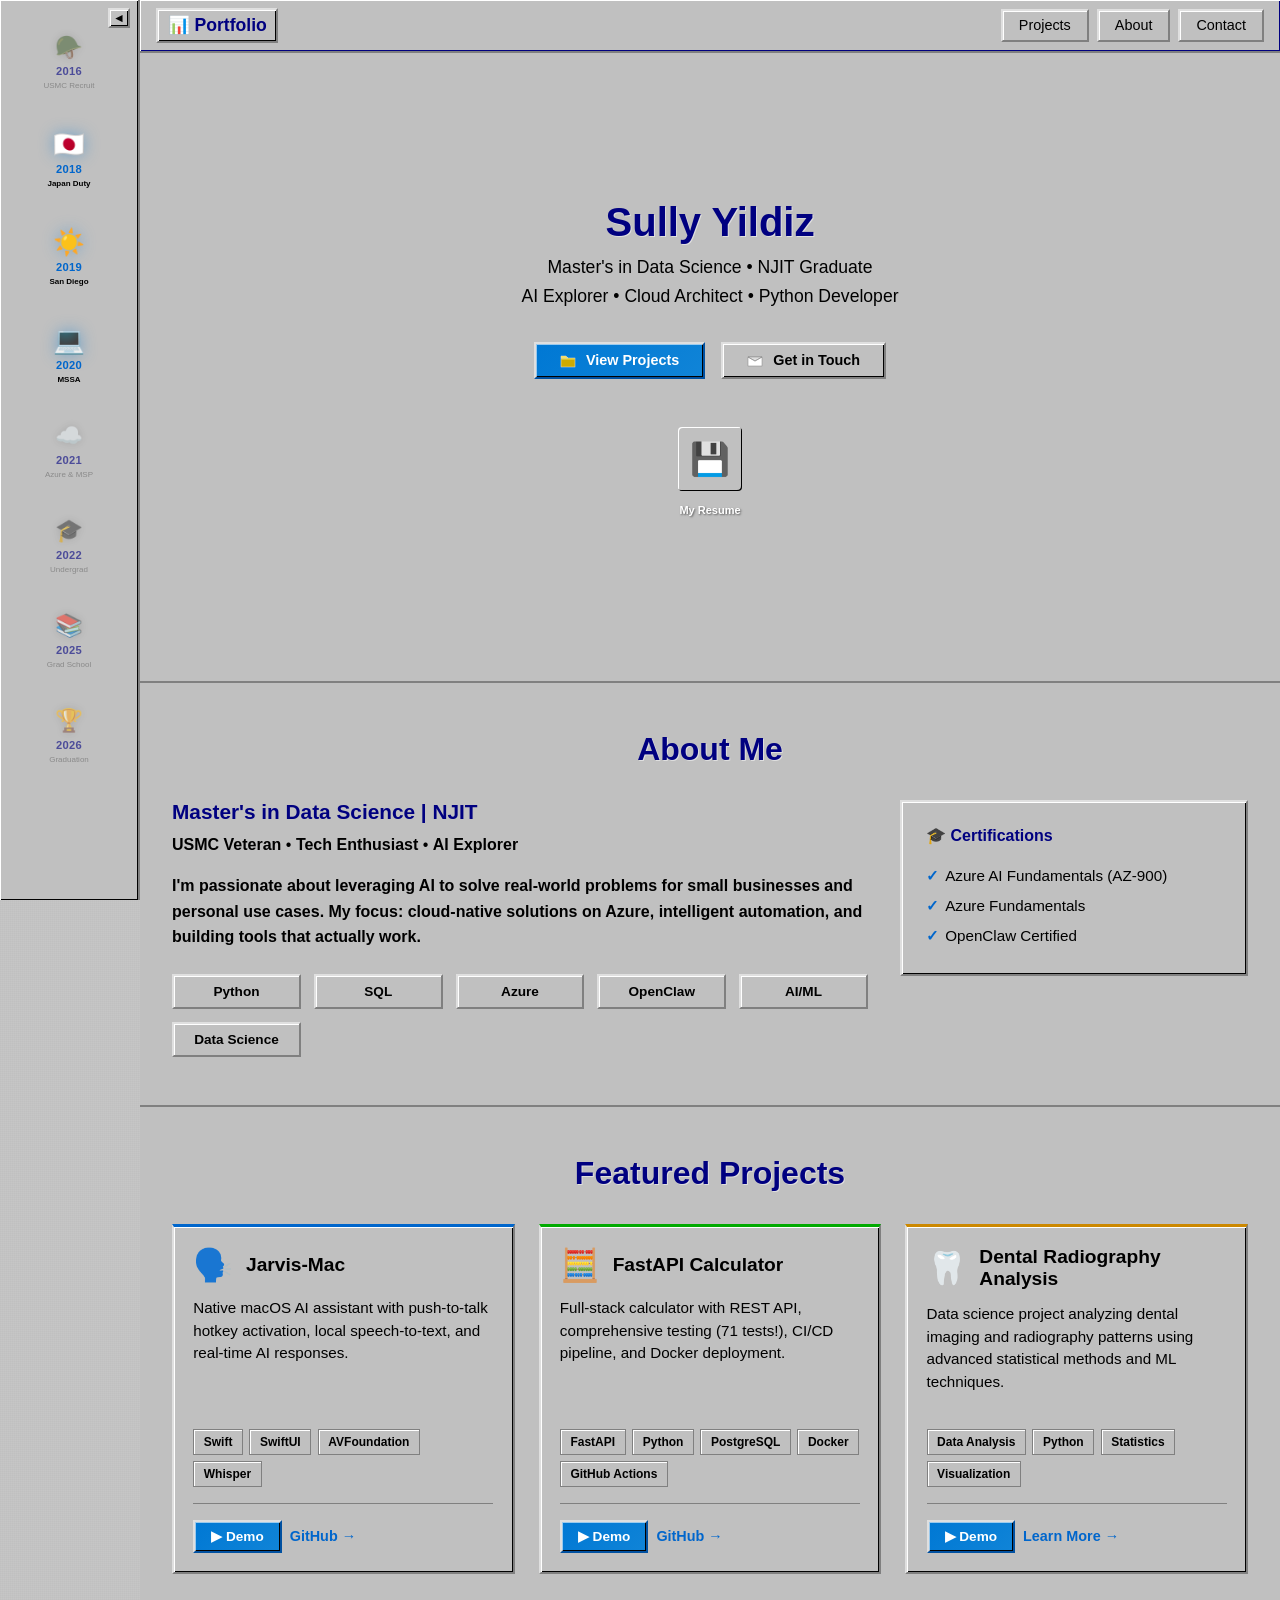
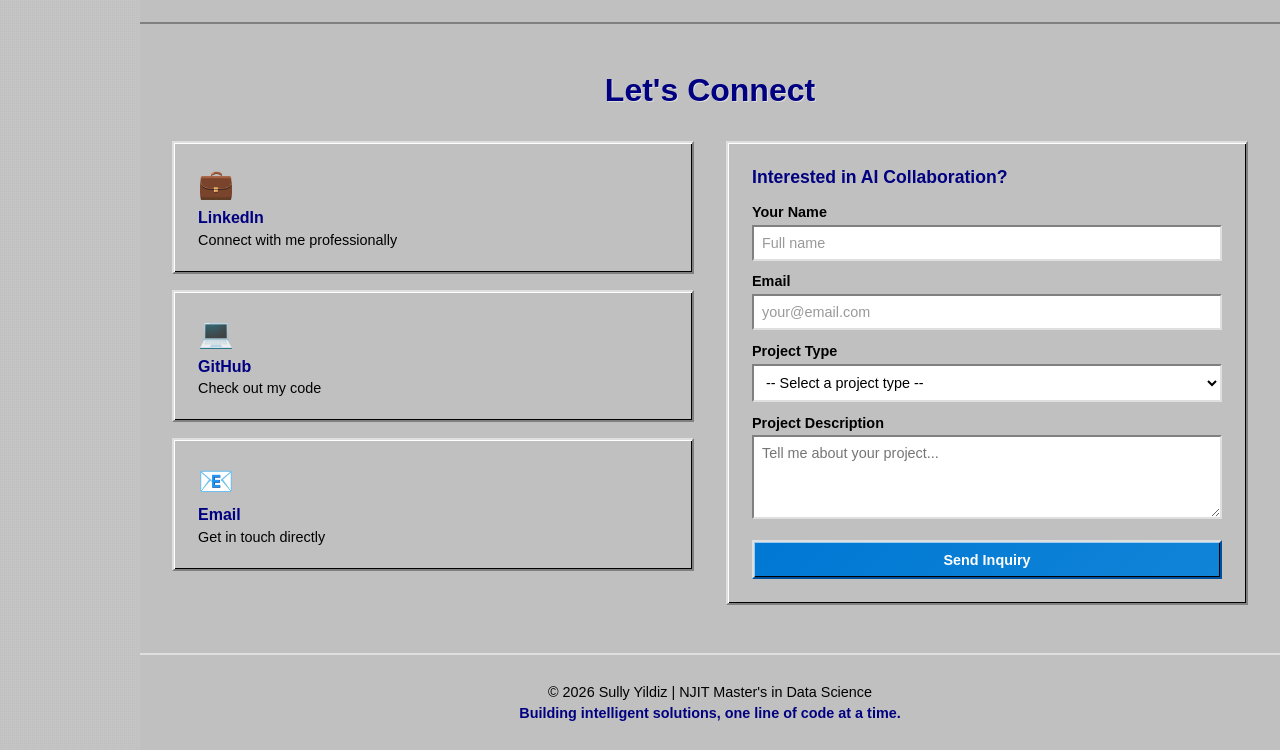
<file: index.html>
<!DOCTYPE html>
<html lang="en">
<head>
    <meta charset="UTF-8">
    <meta name="viewport" content="width=device-width, initial-scale=1.0">
    <title>Sully Yildiz - Data Science & AI Solutions</title>
    <link rel="stylesheet" href="styles.css">
    <link rel="stylesheet" href="resume-styles.css">
    <script defer src="script.js"></script>
    <script defer src="resume-script.js"></script>
</head>
<body>
    <!-- VERTICAL TIMELINE -->
    <div class="timeline-container" id="timelineContainer">
        <button class="timeline-minimize-btn" id="timelineMinimizeBtn" title="Minimize timeline">◄</button>
        <div class="timeline-line"></div>
        <div class="timeline-items">
            <div class="timeline-item" data-year="2016">
                <div class="timeline-marker">🪖</div>
                <div class="timeline-label">2016</div>
                <div class="timeline-desc">USMC Recruit</div>
                <div class="timeline-tooltip">Enlisted under Communications contract as 0621 Radio Transmissions Operator</div>
            </div>
            <div class="timeline-item" data-year="2018">
                <div class="timeline-marker">🇯🇵</div>
                <div class="timeline-label">2018</div>
                <div class="timeline-desc">Japan Duty</div>
                <div class="timeline-tooltip">Okinawa - Mastered Radio Theory & specialized in Encryption</div>
            </div>
            <div class="timeline-item" data-year="2019">
                <div class="timeline-marker">☀️</div>
                <div class="timeline-label">2019</div>
                <div class="timeline-desc">San Diego</div>
                <div class="timeline-tooltip">Sergeant - Led 80+ junior marines with strict training & personable leadership</div>
            </div>
            <div class="timeline-item" data-year="2020">
                <div class="timeline-marker">💻</div>
                <div class="timeline-label">2020</div>
                <div class="timeline-desc">MSSA</div>
                <div class="timeline-tooltip">Microsoft Software & Systems bootcamp - Prepared for Cloud Engineer role</div>
            </div>
            <div class="timeline-item" data-year="2021">
                <div class="timeline-marker">☁️</div>
                <div class="timeline-label">2021</div>
                <div class="timeline-desc">Azure & MSP</div>
                <div class="timeline-tooltip">Hybrid Cloud Specialist - CompTIA Sec+ & Azure Fundamentals certified</div>
            </div>
            <div class="timeline-item" data-year="2022">
                <div class="timeline-marker">🎓</div>
                <div class="timeline-label">2022</div>
                <div class="timeline-desc">Undergrad</div>
                <div class="timeline-tooltip">New England College - Seeking deeper understanding of client technologies</div>
            </div>
            <div class="timeline-item" data-year="2025">
                <div class="timeline-marker">📚</div>
                <div class="timeline-label">2025</div>
                <div class="timeline-desc">Grad School</div>
                <div class="timeline-tooltip">NJIT - ML, Deep Learning, Data Mining, AI, Cloud Computing & beyond</div>
            </div>
            <div class="timeline-item" data-year="2026">
                <div class="timeline-marker">🏆</div>
                <div class="timeline-label">2026</div>
                <div class="timeline-desc">Graduation</div>
                <div class="timeline-tooltip">Master's degree incoming - Home lab ready, dog ready, inspiration abundant</div>
            </div>
        </div>
    </div>

    <!-- NAV BAR -->
    <nav class="navbar">
        <div class="nav-container">
            <div class="nav-logo">📊 Portfolio</div>
            <ul class="nav-menu">
                <li><a href="#projects">Projects</a></li>
                <li><a href="#about">About</a></li>
                <li><a href="#contact">Contact</a></li>
            </ul>
        </div>
    </nav>

    <!-- HERO SECTION -->
    <section id="hero" class="hero">
        <div class="hero-content">
            <h1 class="hero-title">Sully Yildiz</h1>
            <p class="hero-subtitle">Master's in Data Science • NJIT Graduate<br>AI Explorer • Cloud Architect • Python Developer</p>
            <div class="hero-cta">
                <button class="btn btn-primary" onclick="document.getElementById('projects').scrollIntoView({behavior: 'smooth'})">
                    <svg width="16" height="16" viewBox="0 0 16 16" style="margin-right: 6px; vertical-align: middle; display: inline-block;">
                        <!-- Folder back -->
                        <rect x="1" y="5" width="14" height="9" fill="#ccaa00" stroke="#dfdfdf" stroke-width="0.5"/>
                        <!-- Folder flap -->
                        <polygon points="1,5 1,3 6,3 8,5" fill="#ffdd44" stroke="#dfdfdf" stroke-width="0.5"/>
                        <!-- Folder highlight -->
                        <rect x="1.5" y="5.5" width="13" height="1" fill="#ffff99" opacity="0.6"/>
                    </svg>
                    View Projects
                </button>
                <button class="btn btn-secondary" onclick="document.getElementById('contact').scrollIntoView({behavior: 'smooth'})">
                    <svg width="16" height="16" viewBox="0 0 16 16" style="margin-right: 6px; vertical-align: middle; display: inline-block;">
                        <!-- Envelope body -->
                        <rect x="1" y="4" width="14" height="9" fill="#ffffff" stroke="#808080" stroke-width="0.5"/>
                        <!-- Envelope flap -->
                        <polygon points="1,4 8,8 15,4" fill="#dfdfdf" stroke="#808080" stroke-width="0.5"/>
                        <!-- Envelope inside line -->
                        <line x1="1" y1="4" x2="8" y2="8" stroke="#808080" stroke-width="0.5"/>
                        <line x1="15" y1="4" x2="8" y2="8" stroke="#808080" stroke-width="0.5"/>
                    </svg>
                    Get in Touch
                </button>
            </div>

            <div class="resume-button-container">
                <button class="resume-icon-btn" onclick="openResumeModal()">
                    <div class="resume-icon">💾</div>
                    <div class="resume-label">My Resume</div>
                </button>
            </div>
        </div>
        <div class="hero-bg-animation">
            <div class="floating-cube"></div>
            <div class="floating-cube" style="animation-delay: 2s;"></div>
            <div class="floating-cube" style="animation-delay: 4s;"></div>
        </div>
    </section>

    <!-- ABOUT SECTION -->
    <section id="about" class="about">
        <div class="container">
            <h2 class="section-title">About Me</h2>
            <div class="about-content">
                <div class="about-text">
                    <h3>Master's in Data Science | NJIT</h3>
                    <p>
                        <strong>USMC Veteran</strong> • <strong>Tech Enthusiast</strong> • <strong>AI Explorer</strong>
                    </p>
                    <p class="highlight-text">
                        I'm passionate about leveraging AI to solve real-world problems for small businesses and personal use cases. 
                        My focus: cloud-native solutions on Azure, intelligent automation, and building tools that actually work.
                    </p>
                    <div class="skills-grid">
                        <div class="skill-badge">Python</div>
                        <div class="skill-badge">SQL</div>
                        <div class="skill-badge">Azure</div>
                        <div class="skill-badge">OpenClaw</div>
                        <div class="skill-badge">AI/ML</div>
                        <div class="skill-badge">Data Science</div>
                    </div>
                </div>
                <div class="certs-box">
                    <h4>🎓 Certifications</h4>
                    <ul>
                        <li>Azure AI Fundamentals (AZ-900)</li>
                        <li>Azure Fundamentals</li>
                        <li>OpenClaw Certified</li>
                    </ul>
                </div>
            </div>
        </div>
    </section>

    <!-- PROJECTS SECTION -->
    <section id="projects" class="projects">
        <div class="container">
            <h2 class="section-title">Featured Projects</h2>
            <div class="projects-grid">
                
                <!-- Project 1: Jarvis-Mac -->
                <div class="project-card card-1" data-project="jarvis-mac">
                    <div class="project-video-overlay">
                        <video class="project-video" playsinline muted loop>
                            <source src="videos/jarvis-mac-demo.mp4" type="video/mp4">
                            Your browser doesn't support HTML5 video.
                        </video>
                    </div>
                    <div class="card-header">
                        <span class="project-icon">🗣️</span>
                        <h3>Jarvis-Mac</h3>
                    </div>
                    <p class="project-desc">
                        Native macOS AI assistant with push-to-talk hotkey activation, local speech-to-text, and real-time AI responses.
                    </p>
                    <div class="tech-stack">
                        <span class="tech-tag">Swift</span>
                        <span class="tech-tag">SwiftUI</span>
                        <span class="tech-tag">AVFoundation</span>
                        <span class="tech-tag">Whisper</span>
                    </div>
                    <div class="card-footer">
                        <div class="button-row">
                            <button class="demo-card-btn">▶ Demo</button>
                            <a href="https://github.com/sullyyi/jarvis-mac" target="_blank" class="project-link">GitHub →</a>
                        </div>
                    </div>
                </div>

                <!-- Project 2: FastAPI Calculator -->
                <div class="project-card card-2" data-project="fastapi-calc">
                    <div class="project-video-overlay">
                        <video class="project-video" playsinline muted loop>
                            <source src="videos/fastapi-calculator-demo.mp4" type="video/mp4">
                            Your browser doesn't support HTML5 video.
                        </video>
                    </div>
                    <div class="card-header">
                        <span class="project-icon">🧮</span>
                        <h3>FastAPI Calculator</h3>
                    </div>
                    <p class="project-desc">
                        Full-stack calculator with REST API, comprehensive testing (71 tests!), CI/CD pipeline, and Docker deployment.
                    </p>
                    <div class="tech-stack">
                        <span class="tech-tag">FastAPI</span>
                        <span class="tech-tag">Python</span>
                        <span class="tech-tag">PostgreSQL</span>
                        <span class="tech-tag">Docker</span>
                        <span class="tech-tag">GitHub Actions</span>
                    </div>
                    <div class="card-footer">
                        <div class="button-row">
                            <button class="demo-card-btn">▶ Demo</button>
                            <a href="https://github.com/sullyyi/FastAPICalculator" target="_blank" class="project-link">GitHub →</a>
                        </div>
                    </div>
                </div>

                <!-- Project 3: Dental Radiography -->
                <div class="project-card card-3" data-project="dental-rad">
                    <div class="project-video-overlay">
                        <video class="project-video" playsinline muted loop>
                            <source src="videos/dental-radiography-demo.mp4" type="video/mp4">
                            Your browser doesn't support HTML5 video.
                        </video>
                    </div>
                    <div class="card-header">
                        <span class="project-icon">🦷</span>
                        <h3>Dental Radiography Analysis</h3>
                    </div>
                    <p class="project-desc">
                        Data science project analyzing dental imaging and radiography patterns using advanced statistical methods and ML techniques.
                    </p>
                    <div class="tech-stack">
                        <span class="tech-tag">Data Analysis</span>
                        <span class="tech-tag">Python</span>
                        <span class="tech-tag">Statistics</span>
                        <span class="tech-tag">Visualization</span>
                    </div>
                    <div class="card-footer">
                        <div class="button-row">
                            <button class="demo-card-btn">▶ Demo</button>
                            <a href="#" class="project-link" onclick="alert('Full analysis available in portfolio review'); return false;">Learn More →</a>
                        </div>
                    </div>
                </div>

            </div>
        </div>
    </section>

    <!-- CONTACT SECTION -->
    <section id="contact" class="contact">
        <div class="container">
            <h2 class="section-title">Let's Connect</h2>
            <div class="contact-content">
                <div class="contact-links">
                    <a href="https://www.linkedin.com/in/sullyyildiz/" target="_blank" class="contact-card">
                        <span class="contact-icon">💼</span>
                        <h4>LinkedIn</h4>
                        <p>Connect with me professionally</p>
                    </a>
                    <a href="https://github.com/sullyyi" target="_blank" class="contact-card">
                        <span class="contact-icon">💻</span>
                        <h4>GitHub</h4>
                        <p>Check out my code</p>
                    </a>
                    <a href="mailto:sullyyildiz@gmail.com" class="contact-card">
                        <span class="contact-icon">📧</span>
                        <h4>Email</h4>
                        <p>Get in touch directly</p>
                    </a>
                </div>

                <!-- AI PROJECT INQUIRY FORM -->
                <div class="inquiry-form-container">
                    <div class="form-box">
                        <h3>Interested in AI Collaboration?</h3>
                        <form id="aiInquiryForm" class="ai-inquiry-form">
                            <div class="form-group">
                                <label for="name">Your Name</label>
                                <input type="text" id="name" name="name" required placeholder="Full name">
                            </div>

                            <div class="form-group">
                                <label for="email">Email</label>
                                <input type="email" id="email" name="email" required placeholder="your@email.com">
                            </div>

                            <div class="form-group">
                                <label for="projectType">Project Type</label>
                                <select id="projectType" name="projectType" required>
                                    <option value="">-- Select a project type --</option>
                                    <option value="ai-automation">🤖 AI Automation</option>
                                    <option value="data-analysis">📊 Data Analysis</option>
                                    <option value="cloud-infrastructure">☁️ Cloud Infrastructure</option>
                                    <option value="ml-model">🧠 ML Model Development</option>
                                    <option value="business-intelligence">💡 Business Intelligence</option>
                                    <option value="other">🎯 Other</option>
                                </select>
                            </div>

                            <div class="form-group">
                                <label for="description">Project Description</label>
                                <textarea id="description" name="description" rows="4" placeholder="Tell me about your project..."></textarea>
                            </div>

                            <button type="submit" class="btn btn-primary btn-submit">Send Inquiry</button>
                        </form>
                        <p class="form-success-msg" id="successMsg" style="display: none;">
                            ✅ Thanks! I'll review your inquiry and get back to you soon.
                        </p>
                    </div>
                </div>
            </div>
        </div>
    </section>

    <!-- FOOTER -->
    <footer class="footer">
        <p>&copy; 2026 Sully Yildiz | NJIT Master's in Data Science</p>
        <p class="footer-tagline">Building intelligent solutions, one line of code at a time.</p>
    </footer>

    <!-- WINDOWS 2000 RESUME MODAL -->
    <div id="resumeModal" class="resume-modal" style="display: none;">
        <!-- Window Title Bar -->
        <div class="resume-window">
            <div class="window-title-bar">
                <div class="window-title">
                    <span class="window-icon">💾</span>
                    My Resume
                </div>
                <div class="window-controls">
                    <button class="window-btn minimize">_</button>
                    <button class="window-btn maximize">□</button>
                    <button class="window-btn close" onclick="closeResumeModal()">✕</button>
                </div>
            </div>

            <!-- Menu Bar -->
            <div class="menu-bar">
                <span>File</span>
                <span>Edit</span>
                <span>View</span>
                <span>Tools</span>
                <span>Help</span>
            </div>

            <!-- Toolbar -->
            <div class="toolbar">
                <button class="toolbar-btn">←</button>
                <button class="toolbar-btn">→</button>
                <button class="toolbar-btn">⤴</button>
                <span class="toolbar-path">My Resume</span>
            </div>

            <!-- Main Content Area -->
            <div class="file-explorer-content">
                <!-- File List View -->
                <div class="file-list" id="fileList">
                    <div class="file-item" data-file="education" onclick="openResumeFile('education')">
                        <span class="file-icon">📁</span>
                        <span class="file-name">EDUCATION</span>
                    </div>
                    <div class="file-item" data-file="experience" onclick="openResumeFile('experience')">
                        <span class="file-icon">📁</span>
                        <span class="file-name">PROFESSIONAL EXPERIENCE</span>
                    </div>
                    <div class="file-item" data-file="projects" onclick="openResumeFile('projects')">
                        <span class="file-icon">📁</span>
                        <span class="file-name">TECHNICAL PROJECTS</span>
                    </div>
                    <div class="file-item" data-file="skills" onclick="openResumeFile('skills')">
                        <span class="file-icon">📁</span>
                        <span class="file-name">TECHNICAL SKILLS & CERTIFICATIONS</span>
                    </div>
                    <div class="file-item" data-file="summary" onclick="openResumeFile('summary')">
                        <span class="file-icon">📄</span>
                        <span class="file-name">PROFESSIONAL SUMMARY.txt</span>
                    </div>
                </div>

                <!-- File Content Viewer (Hidden by default) -->
                <div class="file-viewer" id="fileViewer" style="display: none;">
                    <div class="viewer-title-bar">
                        <span id="viewerFileName">File Name</span>
                        <button class="close-viewer" onclick="closeFileViewer()">✕</button>
                    </div>
                    <div class="viewer-content" id="viewerContent">
                        <!-- Content loads here -->
                    </div>
                </div>
            </div>

            <!-- Status Bar -->
            <div class="status-bar">
                <span id="statusText">Ready</span>
                <span class="status-items">Objects: <span id="objectCount">5</span></span>
            </div>
        </div>
    </div>

</body>
</html>
<!-- Force rebuild -->
</file>
<file: styles.css>
/* ===========================
   WINDOWS 2000 PROFESSIONAL PORTFOLIO
   Classic desktop aesthetic + modern glassmorphic cards
   =========================== */

:root {
    /* Windows 2000 Colors */
    --win2k-gray: #c0c0c0;
    --win2k-light: #dfdfdf;
    --win2k-dark: #808080;
    --win2k-darkest: #000080;
    --win2k-blue: #1084d7;
    --win2k-white: #ffffff;
    
    /* Accent Colors */
    --accent-blue: #0066cc;
    --accent-gold: #cc8800;
    --text-dark: #000000;
    --text-light: #ffffff;
    --border-light: #dfdfdf;
    --border-dark: #808080;
}

* {
    margin: 0;
    padding: 0;
    box-sizing: border-box;
}

html {
    scroll-behavior: smooth;
}

body {
    font-family: 'Segoe UI', 'MS Sans Serif', Tahoma, Geneva, Verdana, sans-serif;
    background: #c0c0c0;
    background-image: 
        repeating-linear-gradient(0deg, transparent, transparent 1px, rgba(255, 255, 255, 0.05) 1px, rgba(255, 255, 255, 0.05) 2px),
        repeating-linear-gradient(90deg, transparent, transparent 1px, rgba(255, 255, 255, 0.05) 1px, rgba(255, 255, 255, 0.05) 2px);
    color: var(--text-dark);
    overflow-x: hidden;
    min-height: 100vh;
    margin-left: 140px;
}

/* ===== VERTICAL TIMELINE (Left Sidebar) ===== */
.timeline-container {
    position: fixed;
    left: 0;
    top: 0;
    height: 100vh;
    width: 140px;
    background: var(--win2k-gray);
    border-right: 2px solid;
    border-color: var(--win2k-light) var(--win2k-dark) var(--win2k-dark) var(--win2k-light);
    box-shadow: 1px 1px 0 var(--win2k-white) inset, -1px -1px 0 #000000 inset;
    z-index: 100;
    overflow-y: auto;
    overflow-x: visible;
    padding: 1rem 0;
    display: flex;
    flex-direction: column;
    align-items: center;
}

/* Timeline Minimize Button */
.timeline-minimize-btn {
    position: absolute;
    top: 8px;
    right: 8px;
    width: 22px;
    height: 20px;
    background: var(--win2k-gray);
    border: 2px solid;
    border-color: var(--win2k-light) var(--win2k-dark) var(--win2k-dark) var(--win2k-light);
    box-shadow: 1px 1px 0 var(--win2k-white) inset, -1px -1px 0 #000000 inset;
    color: var(--text-dark);
    font-size: 12px;
    font-weight: bold;
    cursor: pointer;
    transition: all 0.1s;
    padding: 0;
    display: flex;
    align-items: center;
    justify-content: center;
    z-index: 105;
}

.timeline-minimize-btn:hover {
    background: linear-gradient(135deg, #e0e0e0 0%, #d0d0d0 100%);
}

.timeline-minimize-btn:active {
    border-color: var(--win2k-dark) var(--win2k-light) var(--win2k-light) var(--win2k-dark);
    box-shadow: -1px -1px 0 var(--win2k-white) inset, 1px 1px 0 #000000 inset;
}

.timeline-line {
    display: none;
}

/* Timeline Collapsed State */
.timeline-container.collapsed {
    width: 32px;
}

.timeline-container.collapsed .timeline-items {
    display: none;
}

.timeline-container.collapsed .timeline-minimize-btn::after {
    content: '►';
    position: absolute;
}

.timeline-container.collapsed .timeline-minimize-btn {
    transform: rotate(180deg);
}

body.timeline-collapsed {
    margin-left: 32px;
}

.timeline-items {
    position: relative;
    z-index: 10;
    display: flex;
    flex-direction: column;
    gap: 1.2rem;
    padding: 0.5rem 0;
    width: 100%;
    height: 100%;
    justify-content: flex-start;
}

.timeline-item {
    position: relative;
    display: flex;
    flex-direction: column;
    align-items: center;
    gap: 0.3rem;
    cursor: pointer;
    opacity: 0.6;
    padding: 0.6rem 0.6rem;
    transition: opacity 0.3s ease, background 0.2s ease;
    min-height: 50px;
    justify-content: center;
}

.timeline-item:hover {
    opacity: 0.95;
    background: var(--win2k-light);
    border-radius: 3px;
}

.timeline-item.active {
    opacity: 1;
}

.timeline-marker {
    font-size: 1.4rem;
    filter: drop-shadow(0 0 4px rgba(0, 0, 0, 0.2));
}

.timeline-item.active .timeline-marker {
    font-size: 1.6rem;
    filter: drop-shadow(0 0 8px rgba(0, 120, 212, 0.4));
}

.timeline-label {
    font-weight: 700;
    font-size: 0.7rem;
    color: var(--win2k-darkest);
    text-align: center;
    letter-spacing: 0.3px;
    font-family: 'Segoe UI', sans-serif;
}

.timeline-item.active .timeline-label {
    color: var(--accent-blue);
    font-weight: 900;
}

.timeline-desc {
    font-size: 0.5rem;
    color: #666;
    text-align: center;
    line-height: 1;
    max-width: 120px;
    transition: color 0.3s ease;
    word-break: break-word;
}

.timeline-item.active .timeline-desc {
    color: var(--text-dark);
    font-weight: 600;
}

/* Timeline Tooltip */
.timeline-tooltip {
    position: absolute;
    left: 150px;
    top: 50%;
    transform: translateY(-50%);
    background: var(--win2k-gray);
    border: 2px solid;
    border-color: var(--win2k-light) var(--win2k-dark) var(--win2k-dark) var(--win2k-light);
    box-shadow: 1px 1px 0 var(--win2k-white) inset, -1px -1px 0 #000000 inset;
    padding: 0.8rem 1rem;
    border-radius: 3px;
    font-size: 0.8rem;
    color: var(--text-dark);
    white-space: normal;
    max-width: 240px;
    display: none;
    pointer-events: none;
    z-index: 200;
    line-height: 1.4;
    font-weight: 500;
}

/* ===== NAVBAR ===== */
.navbar {
    background: var(--win2k-gray);
    border-bottom: 2px solid;
    border-color: var(--win2k-light) var(--win2k-dark) var(--win2k-dark) var(--win2k-light);
    box-shadow: 1px 1px 0 var(--win2k-white) inset, -1px -1px 0 var(--win2k-darkest) inset;
    position: sticky;
    top: 0;
    z-index: 100;
}

.nav-container {
    max-width: 1200px;
    margin: 0 auto;
    padding: 0.5rem 1rem;
    display: flex;
    justify-content: space-between;
    align-items: center;
    min-height: 32px;
}

.nav-logo {
    font-size: 1.1rem;
    font-weight: bold;
    color: var(--win2k-darkest);
    cursor: pointer;
    background: var(--win2k-gray);
    border: 2px solid;
    border-color: var(--win2k-light) var(--win2k-dark) var(--win2k-dark) var(--win2k-light);
    padding: 0.3rem 0.6rem;
    box-shadow: 1px 1px 0 var(--win2k-white) inset, -1px -1px 0 #000000 inset;
}

.nav-logo:active {
    border-color: var(--win2k-dark) var(--win2k-light) var(--win2k-light) var(--win2k-dark);
}

.nav-menu {
    display: flex;
    list-style: none;
    gap: 0.5rem;
}

.nav-menu a {
    color: var(--text-dark);
    text-decoration: none;
    font-weight: 500;
    padding: 0.4rem 1rem;
    background: var(--win2k-gray);
    border: 2px solid;
    border-color: var(--win2k-light) var(--win2k-dark) var(--win2k-dark) var(--win2k-light);
    box-shadow: 1px 1px 0 var(--win2k-white) inset;
    cursor: pointer;
    transition: all 0.1s;
    font-size: 0.9rem;
}

.nav-menu a:hover {
    background: linear-gradient(135deg, #e0e0e0 0%, #d0d0d0 100%);
}

.nav-menu a:active {
    border-color: var(--win2k-dark) var(--win2k-light) var(--win2k-light) var(--win2k-dark);
    box-shadow: -1px -1px 0 var(--win2k-white) inset, 1px 1px 0 #000000 inset;
}

/* ===== HERO SECTION ===== */
.hero {
    min-height: 70vh;
    display: flex;
    align-items: center;
    justify-content: center;
    position: relative;
    overflow: hidden;
    padding: 3rem 1rem;
}

.hero-bg-animation {
    position: absolute;
    top: 0;
    left: 0;
    width: 100%;
    height: 100%;
    z-index: 1;
    pointer-events: none;
    opacity: 0;
}

.floating-cube {
    position: absolute;
    width: 100px;
    height: 100px;
    border: 2px solid var(--accent-blue);
    opacity: 0;
}

.hero-content {
    position: relative;
    z-index: 2;
    text-align: center;
    max-width: 900px;
}

.pixel-art-container {
    margin-bottom: 2rem;
    display: none;
}

.pixel-canvas {
    width: 320px;
    height: 240px;
    image-rendering: pixelated;
    border: 2px solid;
    border-color: var(--win2k-light) var(--win2k-dark) var(--win2k-dark) var(--win2k-light);
    margin: 0 auto;
    display: block;
    box-shadow: 1px 1px 0 var(--win2k-white) inset;
}

.hero-title {
    font-size: 2.5rem;
    font-weight: bold;
    margin-bottom: 0.5rem;
    color: var(--win2k-darkest);
    text-shadow: 1px 1px 0 var(--win2k-light);
}

.glitch {
    color: var(--accent-blue);
}

.hero-subtitle {
    font-size: 1.1rem;
    color: var(--text-dark);
    margin-bottom: 2rem;
    line-height: 1.6;
}

.hero-cta {
    display: flex;
    gap: 1rem;
    justify-content: center;
    flex-wrap: wrap;
    margin-bottom: 2rem;
}

/* ===== BUTTONS ===== */
.btn {
    padding: 0.5rem 1.5rem;
    font-size: 0.9rem;
    border: 2px solid;
    border-color: var(--win2k-light) var(--win2k-dark) var(--win2k-dark) var(--win2k-light);
    background: var(--win2k-gray);
    color: var(--text-dark);
    cursor: pointer;
    font-weight: 600;
    transition: all 0.1s;
    box-shadow: 1px 1px 0 var(--win2k-white) inset, -1px -1px 0 #000000 inset;
    font-family: 'Segoe UI', sans-serif;
    user-select: none;
}

.btn:hover {
    background: linear-gradient(135deg, #e0e0e0 0%, #d0d0d0 100%);
}

.btn:active {
    border-color: var(--win2k-dark) var(--win2k-light) var(--win2k-light) var(--win2k-dark);
    box-shadow: -1px -1px 0 var(--win2k-white) inset, 1px 1px 0 #000000 inset;
}

.btn-primary {
    background: linear-gradient(135deg, #0078d4 0%, #1084d7 100%);
    color: var(--text-light);
    border-color: #dfdfdf #0050a0 #0050a0 #dfdfdf;
    box-shadow: 1px 1px 0 rgba(255, 255, 255, 0.6) inset, -1px -1px 0 #000000 inset;
}

.btn-primary:hover {
    background: linear-gradient(135deg, #1088e0 0%, #1490df 100%);
}

.btn-primary:active {
    border-color: #0050a0 #dfdfdf #dfdfdf #0050a0;
    box-shadow: -1px -1px 0 rgba(255, 255, 255, 0.6) inset, 1px 1px 0 #000000 inset;
}

.btn-secondary {
    background: var(--win2k-gray);
}

/* ===== CONTAINERS ===== */
.container {
    max-width: 1200px;
    margin: 0 auto;
    padding: 0 1rem;
}

section {
    padding: 3rem 1rem;
    border-bottom: 2px solid;
    border-color: var(--win2k-light) var(--win2k-dark) var(--win2k-dark) var(--win2k-light);
    background: var(--win2k-gray);
}

section:last-of-type {
    border-bottom: none;
}

.section-title {
    font-size: 2rem;
    text-align: center;
    margin-bottom: 2rem;
    color: var(--win2k-darkest);
    text-shadow: 1px 1px 0 var(--win2k-light);
    font-weight: bold;
}

/* ===== ABOUT SECTION ===== */
.about {
    background: var(--win2k-gray);
}

.about-content {
    display: grid;
    grid-template-columns: 2fr 1fr;
    gap: 2rem;
    align-items: start;
}

.about-text h3 {
    font-size: 1.3rem;
    margin-bottom: 0.5rem;
    color: var(--win2k-darkest);
    font-weight: bold;
}

.about-text p {
    line-height: 1.6;
    margin-bottom: 1rem;
    color: var(--text-dark);
}

.highlight-text {
    font-size: 1rem;
    color: var(--accent-blue);
    font-weight: 600;
}

.skills-grid {
    display: grid;
    grid-template-columns: repeat(auto-fit, minmax(110px, 1fr));
    gap: 0.8rem;
    margin-top: 1.5rem;
}

.skill-badge {
    background: var(--win2k-gray);
    border: 2px solid;
    border-color: var(--win2k-light) var(--win2k-dark) var(--win2k-dark) var(--win2k-light);
    padding: 0.5rem 0.8rem;
    text-align: center;
    font-weight: 600;
    font-size: 0.85rem;
    color: var(--text-dark);
    box-shadow: 1px 1px 0 var(--win2k-white) inset;
}

.skill-badge:hover {
    background: linear-gradient(135deg, #e0e0e0 0%, #d0d0d0 100%);
}

.certs-box {
    background: var(--win2k-gray);
    border: 2px solid;
    border-color: var(--win2k-light) var(--win2k-dark) var(--win2k-dark) var(--win2k-light);
    padding: 1.5rem;
    box-shadow: 1px 1px 0 var(--win2k-white) inset, -1px -1px 0 #000000 inset;
}

.certs-box h4 {
    color: var(--win2k-darkest);
    margin-bottom: 1rem;
    font-size: 1rem;
    font-weight: bold;
}

.certs-box ul {
    list-style: none;
}

.certs-box li {
    padding: 0.4rem 0;
    padding-left: 1.2rem;
    position: relative;
    color: var(--text-dark);
    font-size: 0.95rem;
}

.certs-box li::before {
    content: '✓';
    position: absolute;
    left: 0;
    color: var(--accent-blue);
    font-weight: bold;
}

/* ===== PROJECTS SECTION ===== */
.projects {
    background: var(--win2k-gray);
}

.projects-grid {
    display: grid;
    grid-template-columns: repeat(auto-fit, minmax(300px, 1fr));
    gap: 1.5rem;
    position: relative;
    z-index: 1;
}

.project-card {
    background: var(--win2k-gray);
    border: 2px solid;
    border-color: var(--win2k-light) var(--win2k-dark) var(--win2k-dark) var(--win2k-light);
    padding: 1.2rem;
    transition: all 0.3s cubic-bezier(0.34, 1.56, 0.64, 1);
    position: relative;
    overflow: visible;
    cursor: pointer;
    min-height: 350px;
    box-shadow: 1px 1px 0 var(--win2k-white) inset, -1px -1px 0 #000000 inset;
    display: flex;
    flex-direction: column;
}

.project-card:hover {
    background: linear-gradient(135deg, #e0e0e0 0%, #d0d0d0 100%);
    transform: translateY(-4px);
    box-shadow: 1px 1px 0 var(--win2k-white) inset, -2px -2px 0 #000000 inset, 0 8px 20px rgba(0, 0, 0, 0.15);
}

.project-video-overlay {
    position: fixed;
    top: 50%;
    left: 50%;
    transform: translate(-50%, -50%) scale(0.95);
    width: 45vw;
    height: 45vh;
    background: var(--win2k-gray);
    border: 2px solid;
    border-color: var(--win2k-light) var(--win2k-dark) var(--win2k-dark) var(--win2k-light);
    box-shadow: 1px 1px 0 var(--win2k-white) inset, -1px -1px 0 #000000 inset, 0 10px 40px rgba(0, 0, 0, 0.3);
    opacity: 0;
    transition: opacity 0.4s ease, transform 0.4s ease;
    display: flex;
    align-items: center;
    justify-content: center;
    z-index: 99999;
    pointer-events: none;
    padding: 0.5rem;
}

.project-card.video-active .project-video-overlay {
    opacity: 1;
    pointer-events: auto;
    transform: translate(-50%, -50%) scale(1);
    z-index: 99999;
}

.project-video {
    width: 100%;
    height: 100%;
    object-fit: contain;
    border-radius: 0;
    background: #000000;
}

.card-1 { border-top: 3px solid var(--accent-blue); }
.card-2 { border-top: 3px solid #00aa00; }
.card-3 { border-top: 3px solid var(--accent-gold); }

.card-header {
    display: flex;
    align-items: center;
    gap: 0.8rem;
    margin-bottom: 0.8rem;
}

.project-icon {
    font-size: 2rem;
}

.card-header h3 {
    font-size: 1.2rem;
    color: var(--text-dark);
    font-weight: bold;
}

.project-desc {
    color: var(--text-dark);
    line-height: 1.5;
    margin-bottom: 1rem;
    font-size: 0.95rem;
    flex-grow: 1;
}

.tech-stack {
    display: flex;
    flex-wrap: wrap;
    gap: 0.4rem;
    margin-bottom: 1rem;
}

.tech-tag {
    background: var(--win2k-gray);
    border: 1px solid var(--border-dark);
    color: var(--text-dark);
    padding: 0.3rem 0.6rem;
    font-size: 0.75rem;
    font-weight: 600;
    box-shadow: 1px 1px 0 var(--win2k-white) inset;
}

.card-footer {
    border-top: 1px solid var(--border-dark);
    padding-top: 1rem;
    margin-top: auto;
}

.button-row {
    display: flex;
    gap: 0.5rem;
    align-items: center;
    flex-wrap: wrap;
}

.demo-card-btn {
    background: linear-gradient(135deg, #0078d4 0%, #1084d7 100%);
    color: var(--text-light);
    border: 2px solid;
    border-color: #dfdfdf #0050a0 #0050a0 #dfdfdf;
    padding: 0.4rem 1rem;
    font-weight: 600;
    cursor: pointer;
    transition: all 0.1s;
    font-size: 0.85rem;
    box-shadow: 1px 1px 0 rgba(255, 255, 255, 0.6) inset, -1px -1px 0 #000000 inset;
}

.demo-card-btn:hover {
    background: linear-gradient(135deg, #1088e0 0%, #1490df 100%);
}

.demo-card-btn:active {
    border-color: #0050a0 #dfdfdf #dfdfdf #0050a0;
    box-shadow: -1px -1px 0 rgba(255, 255, 255, 0.6) inset, 1px 1px 0 #000000 inset;
}

.project-link {
    color: var(--accent-blue);
    text-decoration: none;
    font-weight: 600;
    transition: all 0.2s;
    display: inline-block;
    font-size: 0.9rem;
}

.project-link:hover {
    color: #0050a0;
    text-decoration: underline;
}

/* ===== CONTACT SECTION ===== */
.contact {
    background: var(--win2k-gray);
}

.contact-content {
    display: grid;
    grid-template-columns: 1fr 1fr;
    gap: 2rem;
}

.contact-links {
    display: flex;
    flex-direction: column;
    gap: 1rem;
}

.contact-card {
    background: var(--win2k-gray);
    border: 2px solid;
    border-color: var(--win2k-light) var(--win2k-dark) var(--win2k-dark) var(--win2k-light);
    padding: 1.5rem;
    text-decoration: none;
    color: inherit;
    transition: all 0.2s;
    box-shadow: 1px 1px 0 var(--win2k-white) inset, -1px -1px 0 #000000 inset;
    cursor: pointer;
}

.contact-card:hover {
    background: linear-gradient(135deg, #e0e0e0 0%, #d0d0d0 100%);
    transform: translateX(6px);
    box-shadow: 1px 1px 0 var(--win2k-white) inset, -2px -2px 0 #000000 inset;
}

.contact-icon {
    font-size: 1.8rem;
    display: block;
    margin-bottom: 0.5rem;
}

.contact-card h4 {
    color: var(--win2k-darkest);
    margin-bottom: 0.3rem;
    font-weight: bold;
}

.contact-card p {
    color: var(--text-dark);
    font-size: 0.9rem;
}

/* ===== AI INQUIRY FORM ===== */
.inquiry-form-container {
    display: flex;
    align-items: center;
    justify-content: center;
}

.form-box {
    background: var(--win2k-gray);
    border: 2px solid;
    border-color: var(--win2k-light) var(--win2k-dark) var(--win2k-dark) var(--win2k-light);
    padding: 1.5rem;
    width: 100%;
    box-shadow: 1px 1px 0 var(--win2k-white) inset, -1px -1px 0 #000000 inset;
}

.form-box h3 {
    color: var(--win2k-darkest);
    margin-bottom: 1rem;
    font-size: 1.1rem;
    font-weight: bold;
}

.ai-inquiry-form {
    display: flex;
    flex-direction: column;
    gap: 0.8rem;
}

.form-group {
    display: flex;
    flex-direction: column;
}

.form-group label {
    color: var(--text-dark);
    font-weight: 600;
    margin-bottom: 0.3rem;
    font-size: 0.9rem;
}

.form-group input,
.form-group select,
.form-group textarea {
    background: var(--win2k-white);
    border: 2px solid;
    border-color: var(--border-dark) var(--border-light) var(--border-light) var(--border-dark);
    color: var(--text-dark);
    padding: 0.5rem;
    font-size: 0.9rem;
    transition: border-color 0.2s;
    font-family: inherit;
    box-shadow: 1px 1px 0 var(--win2k-white) inset;
}

.form-group input:focus,
.form-group select:focus,
.form-group textarea:focus {
    outline: none;
    border-color: var(--accent-blue) var(--accent-blue) var(--accent-blue) var(--accent-blue);
    background: #f9f9f9;
}

.form-group input::placeholder {
    color: #999;
}

.btn-submit {
    margin-top: 0.5rem;
    padding: 0.6rem 1.5rem;
}

.form-success-msg {
    color: #006600;
    text-align: center;
    font-weight: 600;
    padding: 0.8rem;
    background: #e0ffe0;
    border: 2px solid;
    border-color: #c0dfc0 #006600 #006600 #c0dfc0;
    box-shadow: 1px 1px 0 #ffffff inset;
}

/* ===== RESUME BUTTON ===== */
.resume-button-container {
    margin-top: 1.5rem;
    display: flex;
    justify-content: center;
    gap: 2rem;
    flex-wrap: wrap;
}

.resume-icon-btn {
    display: flex;
    flex-direction: column;
    align-items: center;
    gap: 0.6rem;
    cursor: pointer;
    transition: transform 0.1s, opacity 0.1s;
    user-select: none;
    background: none;
    border: none;
    padding: 0.8rem;
}

.resume-icon-btn:hover {
    opacity: 0.9;
    transform: translateY(-1px);
}

.resume-icon-btn:active {
    transform: translateY(1px);
    opacity: 0.8;
}

.resume-icon {
    width: 64px;
    height: 64px;
    background: var(--win2k-gray);
    border: 2px solid;
    border-color: var(--win2k-light) var(--win2k-dark) var(--win2k-dark) var(--win2k-light);
    display: flex;
    align-items: center;
    justify-content: center;
    font-size: 48px;
    box-shadow: 1px 1px 0 var(--win2k-white) inset, -1px -1px 0 #000000 inset;
    border-radius: 4px;
}

.resume-label {
    font-family: 'Segoe UI', 'MS Sans Serif', Arial, sans-serif;
    font-size: 11px;
    color: var(--text-dark);
    text-align: center;
    width: 70px;
    word-wrap: break-word;
    line-height: 1.2;
    font-weight: 600;
}

/* ===== FOOTER ===== */
.footer {
    background: var(--win2k-gray);
    border-top: 2px solid;
    border-color: var(--win2k-light) var(--win2k-dark) var(--win2k-dark) var(--win2k-light);
    padding: 1.5rem;
    text-align: center;
    color: var(--text-dark);
}

.footer p {
    margin: 0.3rem 0;
    font-size: 0.9rem;
}

.footer-tagline {
    color: var(--win2k-darkest);
    font-size: 0.85rem;
    font-weight: 600;
}

/* ===== RESPONSIVE ===== */
@media (max-width: 768px) {
    body {
        margin-left: 0;
    }

    .hero-title {
        font-size: 1.8rem;
    }

    .hero-subtitle {
        font-size: 0.95rem;
    }

    .hero-cta {
        flex-direction: column;
    }

    .nav-menu {
        gap: 0.3rem;
    }

    .about-content {
        grid-template-columns: 1fr;
    }

    .projects-grid {
        grid-template-columns: 1fr;
    }

    .contact-content {
        grid-template-columns: 1fr;
    }

    .section-title {
        font-size: 1.6rem;
    }

    .btn {
        width: 100%;
    }

    .project-video-overlay {
        width: 90vw;
        height: 70vh;
    }
}

/* ===== ACCESSIBILITY ===== */
@media (prefers-reduced-motion: reduce) {
    * {
        animation: none !important;
        transition: none !important;
    }
}
</file>
<file: resume-styles.css>
/* ===== WINDOWS 2000 RESUME EXPLORER ===== */

.resume-modal {
    position: fixed;
    top: 50%;
    left: 50%;
    transform: translate(-50%, -50%);
    z-index: 10000;
    font-family: 'MS Sans Serif', 'Microsoft Sans Serif', Arial, sans-serif;
    font-size: 11px;
}

.resume-window {
    width: 700px;
    height: 500px;
    background: #c0c0c0;
    border: 2px solid;
    border-color: #dfdfdf #808080 #808080 #dfdfdf;
    box-shadow: 1px 1px 0 #ffffff inset, -1px -1px 0 #000080 inset;
    display: flex;
    flex-direction: column;
    overflow: hidden;
}

/* Window Title Bar */
.window-title-bar {
    background: linear-gradient(90deg, #000080, #1084d7);
    color: white;
    padding: 2px;
    display: flex;
    justify-content: space-between;
    align-items: center;
    height: 24px;
    user-select: none;
}

.window-title {
    display: flex;
    align-items: center;
    gap: 4px;
    font-weight: bold;
    font-size: 11px;
}

.window-icon {
    font-size: 14px;
}

.window-controls {
    display: flex;
    gap: 2px;
}

.window-btn {
    width: 16px;
    height: 14px;
    background: #c0c0c0;
    border: 1px solid;
    border-color: #dfdfdf #808080 #808080 #dfdfdf;
    color: black;
    font-size: 10px;
    padding: 0;
    cursor: pointer;
    display: flex;
    align-items: center;
    justify-content: center;
    font-weight: bold;
}

.window-btn:active {
    border-color: #808080 #dfdfdf #dfdfdf #808080;
}

/* Menu Bar */
.menu-bar {
    background: #c0c0c0;
    border-bottom: 1px solid #dfdfdf;
    padding: 2px 2px;
    display: flex;
    gap: 10px;
    font-size: 11px;
    color: #000;
}

.menu-bar span {
    padding: 2px 4px;
    cursor: pointer;
}

.menu-bar span:hover {
    background: #000080;
    color: white;
}

/* Toolbar */
.toolbar {
    background: #c0c0c0;
    border-bottom: 2px solid;
    border-color: #dfdfdf #808080 #808080 #dfdfdf;
    padding: 3px;
    display: flex;
    align-items: center;
    gap: 4px;
    height: 28px;
}

.toolbar-btn {
    width: 23px;
    height: 22px;
    background: #c0c0c0;
    border: 1px solid;
    border-color: #dfdfdf #808080 #808080 #dfdfdf;
    cursor: pointer;
    font-size: 12px;
    display: flex;
    align-items: center;
    justify-content: center;
}

.toolbar-btn:active {
    border-color: #808080 #dfdfdf #dfdfdf #808080;
}

.toolbar-path {
    margin-left: 8px;
    font-size: 11px;
    color: #000;
}

/* Main Content Area */
.file-explorer-content {
    flex: 1;
    background: #c0c0c0;
    overflow: hidden;
    position: relative;
}

.file-list {
    width: 100%;
    height: 100%;
    padding: 10px;
    overflow-y: auto;
    background: white;
    border: 1px solid #808080 inset;
    display: grid;
    grid-template-columns: repeat(auto-fill, 100px);
    grid-auto-rows: 110px;
    gap: 12px;
    align-content: start;
}

.file-item {
    display: flex;
    flex-direction: column;
    align-items: center;
    gap: 4px;
    padding: 8px;
    cursor: pointer;
    border-radius: 2px;
    user-select: none;
    transition: all 0.1s;
    position: relative;
}

.file-item:hover {
    background: linear-gradient(135deg, #000080, #1084d7);
    color: white;
}

.file-item:hover .file-name {
    position: absolute;
    bottom: -50px;
    left: 50%;
    transform: translateX(-50%);
    background: linear-gradient(135deg, #000080, #1084d7);
    color: white;
    padding: 6px 8px;
    border-radius: 3px;
    white-space: normal;
    width: 130px;
    z-index: 1000;
    box-shadow: 0 2px 8px rgba(0,0,0,0.3);
    line-height: 1.3;
}

.file-item:active {
    opacity: 0.8;
}

.file-icon {
    font-size: 32px;
}

.file-name {
    font-size: 11px;
    text-align: center;
    word-wrap: break-word;
    line-height: 1.2;
    width: 90px;
    max-height: 50px;
    overflow: visible;
    white-space: normal;
    font-weight: 500;
}

/* File Viewer */
.file-viewer {
    position: absolute;
    top: 40px;
    left: 10px;
    right: 10px;
    bottom: 10px;
    background: #c0c0c0;
    border: 2px solid;
    border-color: #dfdfdf #808080 #808080 #dfdfdf;
    display: flex;
    flex-direction: column;
    box-shadow: inset 1px 1px 0 #ffffff, inset -1px -1px 0 #000080;
}

.viewer-title-bar {
    background: linear-gradient(90deg, #000080, #1084d7);
    color: white;
    padding: 2px 4px;
    display: flex;
    justify-content: space-between;
    align-items: center;
    height: 20px;
    font-weight: bold;
    font-size: 11px;
}

.close-viewer {
    width: 16px;
    height: 14px;
    background: #c0c0c0;
    border: 1px solid #dfdfdf;
    color: black;
    font-size: 10px;
    cursor: pointer;
    padding: 0;
}

.viewer-content {
    flex: 1;
    background: white;
    border: 1px solid #808080 inset;
    padding: 12px;
    overflow-y: auto;
    font-family: 'Courier New', monospace;
    font-size: 10px;
    color: #000;
    line-height: 1.4;
    white-space: pre-wrap;
    word-wrap: break-word;
}

/* Status Bar */
.status-bar {
    background: #c0c0c0;
    border-top: 1px solid #dfdfdf;
    padding: 2px 4px;
    display: flex;
    justify-content: space-between;
    align-items: center;
    font-size: 11px;
    height: 22px;
    border-top: 1px solid;
    border-color: #dfdfdf #808080 #808080 #dfdfdf;
}

.status-items {
    display: flex;
    gap: 20px;
}

/* Scrollbar styling (custom for Windows 2000 look) */
.file-list::-webkit-scrollbar,
.viewer-content::-webkit-scrollbar {
    width: 16px;
}

.file-list::-webkit-scrollbar-track,
.viewer-content::-webkit-scrollbar-track {
    background: #c0c0c0;
    border: 1px solid;
    border-color: #dfdfdf #808080 #808080 #dfdfdf;
}

.file-list::-webkit-scrollbar-thumb,
.viewer-content::-webkit-scrollbar-thumb {
    background: #c0c0c0;
    border: 1px solid;
    border-color: #dfdfdf #808080 #808080 #dfdfdf;
}

.file-list::-webkit-scrollbar-thumb:hover,
.viewer-content::-webkit-scrollbar-thumb:hover {
    background: #dfdfdf;
}

/* Resume Icon Button in Hero */
.resume-button-container {
    margin-top: 2rem;
    display: flex;
    justify-content: center;
    gap: 3rem;
    flex-wrap: wrap;
}

.resume-icon-btn {
    display: flex;
    flex-direction: column;
    align-items: center;
    gap: 0.8rem;
    cursor: pointer;
    transition: transform 0.2s, opacity 0.2s;
    user-select: none;
    background: none;
    border: none;
    padding: 1rem;
}

.resume-icon-btn:hover {
    opacity: 0.85;
    transform: translateY(-2px);
}

.resume-icon-btn:active {
    transform: translateY(0);
    opacity: 0.7;
}

.resume-icon {
    width: 64px;
    height: 64px;
    background: transparent;
    border: none;
    display: flex;
    align-items: center;
    justify-content: center;
    font-size: 32px;
}

.resume-label {
    font-family: 'MS Sans Serif', Arial, sans-serif;
    font-size: 11px;
    color: #ffffff;
    text-align: center;
    width: 70px;
    word-wrap: break-word;
    line-height: 1.2;
    font-weight: bold;
    text-shadow: 1px 1px 2px rgba(0,0,0,0.5);
}
</file>
